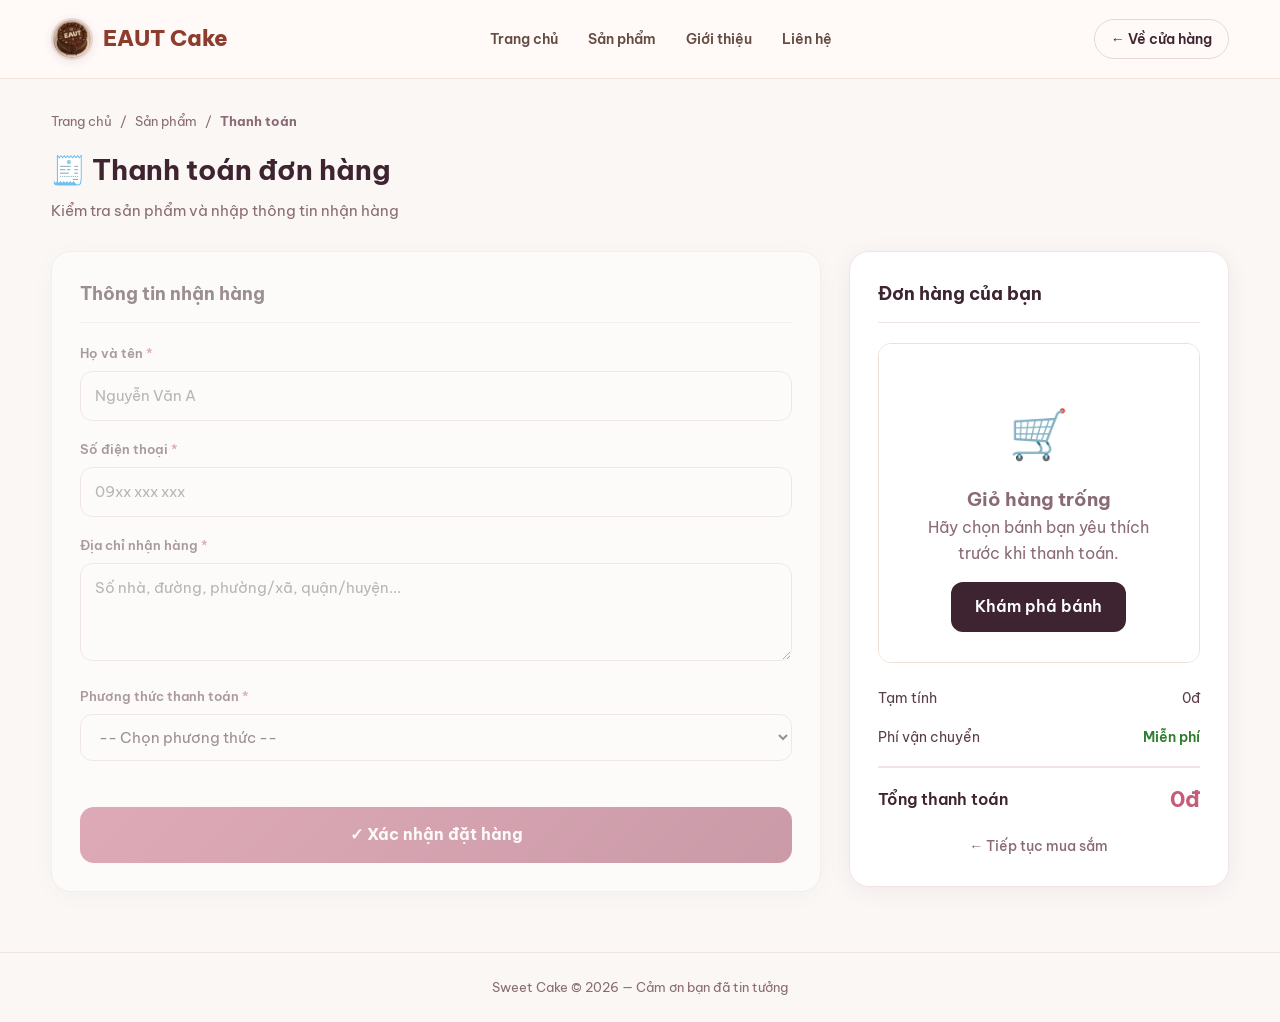
<file: checkout.html>
<!DOCTYPE html>
<html lang="vi">
<head>
    <meta charset="UTF-8">
    <meta name="viewport" content="width=device-width, initial-scale=1.0">
    <title>Thanh toán - EAUT Cake</title>
    <meta name="description" content="Thanh toán đơn hàng tại EAUT Cake">
    <link rel="stylesheet" href="style.css">
    <link rel="stylesheet" href="checkout.css">
</head>
<body class="checkout-page">

    <!-- HEADER -->
    <header class="header">
        <div class="container header-content">
            <a href="index.html" class="logo">
                <span class="logo-icon">
                    <img src="images/logo.png" alt="EAUT Cake logo">
                </span>
                <span>EAUT Cake</span>
            </a>

            <nav class="nav" id="nav">
                <a href="index.html#home">Trang chủ</a>
                <a href="index.html#products">Sản phẩm</a>
                <a href="index.html#about">Giới thiệu</a>
                <a href="index.html#contact">Liên hệ</a>
            </nav>

            <div class="header-actions">
                <a href="index.html" class="back-shop-btn">← Về cửa hàng</a>
            </div>
        </div>
    </header>

    <!-- MAIN -->
    <main class="checkout-main">
        <div class="container">

            <div class="checkout-breadcrumb">
                <a href="index.html">Trang chủ</a>
                <span>/</span>
                <a href="index.html#products">Sản phẩm</a>
                <span>/</span>
                <strong>Thanh toán</strong>
            </div>

            <h1 class="checkout-title">🧾 Thanh toán đơn hàng</h1>
            <p class="checkout-subtitle">Kiểm tra sản phẩm và nhập thông tin nhận hàng</p>

            <div class="checkout-layout">

                <!-- LEFT: Form -->
                <section class="checkout-form-section">
                    <div class="checkout-card">
                        <h2>Thông tin nhận hàng</h2>

                        <form id="checkout-form">
                            <div class="form-group">
                                <label for="fullname">Họ và tên <span>*</span></label>
                                <input type="text" id="fullname" placeholder="Nguyễn Văn A" required>
                            </div>

                            <div class="form-group">
                                <label for="phone">Số điện thoại <span>*</span></label>
                                <input type="tel" id="phone" placeholder="09xx xxx xxx" required>
                            </div>

                            <div class="form-group">
                                <label for="address">Địa chỉ nhận hàng <span>*</span></label>
                                <textarea id="address" rows="3" placeholder="Số nhà, đường, phường/xã, quận/huyện..." required></textarea>
                            </div>

                            <div class="form-group">
                                <label for="payment">Phương thức thanh toán <span>*</span></label>
                                <select id="payment" required>
                                    <option value="">-- Chọn phương thức --</option>
                                    <option value="cod">💵 Thanh toán khi nhận hàng (COD)</option>
                                    <option value="bank">🏦 Chuyển khoản ngân hàng</option>
                                </select>
                            </div>

                            <div class="bank-info" id="bank-info">
                                <strong>🏦 Thông tin chuyển khoản</strong>
                                <div class="bank-qr-layout">
                                    <div class="bank-qr-wrap">
                                        
                                        <img src="images/bankqr.jpg" alt="Mã QR chuyển khoản" id="bank-qr-image" class="bank-qr-image">
                                        <p class="bank-qr-hint">Quét mã QR để chuyển khoản</p>
                                    </div>
                                    <div class="bank-qr-text">
                                        <p>Ngân hàng: <b>MB Bank</b></p>
                                        <p>STK: <b>0349244062</b></p>
                                        <p>Chủ tài khoản: <b>Nguyễn Duy Việt</b></p>
                                        <p class="bank-note">Nội dung CK: [Họ tên] + [SĐT]</p>
                                    </div>
                                </div>
                            </div>

                            <p class="form-error" id="checkout-error"></p>

                            <button type="submit" class="confirm-btn" id="submit-btn">
                                ✓ Xác nhận đặt hàng
                            </button>
                        </form>
                    </div>
                </section>

                <!-- RIGHT: Order summary -->
                <aside class="checkout-summary-section">
                    <div class="checkout-card summary-card sticky-summary">
                        <h2>Đơn hàng của bạn</h2>

                        <div class="checkout-products" id="checkout-products">
                            <!-- filled by JS -->
                        </div>

                        <div class="summary-row">
                            <span>Tạm tính</span>
                            <span id="summary-subtotal">0đ</span>
                        </div>
                        <div class="summary-row">
                            <span>Phí vận chuyển</span>
                            <span class="free-ship">Miễn phí</span>
                        </div>
                        <div class="summary-total">
                            <span>Tổng thanh toán</span>
                            <strong id="checkout-total">0đ</strong>
                        </div>

                        <a href="index.html#products" class="continue-shopping">← Tiếp tục mua sắm</a>
                    </div>
                </aside>

            </div>

        </div>
    </main>

    <!-- SUCCESS OVERLAY -->
    <div class="success-overlay" id="success-overlay">
        <div class="success-box">
            <div class="success-icon">🎉</div>
            <h2>Đặt hàng thành công!</h2>
            <p id="success-message"></p>
            <div class="success-actions">
                <a href="orders.html" class="primary-btn">Xem đơn hàng của tôi</a>
                <a href="index.html" class="secondary-btn">Về trang chủ</a>
                <a href="index.html#products" class="secondary-btn">Mua thêm bánh</a>
            </div>
        </div>
    </div>

    <!-- TOAST -->
    <div class="toast" id="toast">
        <span>✓</span>
        <p id="toast-message">Thông báo</p>
    </div>

    <footer class="checkout-footer">
        <div class="container">
            Sweet Cake © 2026 — Cảm ơn bạn đã tin tưởng
        </div>
    </footer>

    <script src="auth.js"></script>
    <script src="script.js"></script>
    <script src="checkout.js"></script>
</body>
</html>
</file>
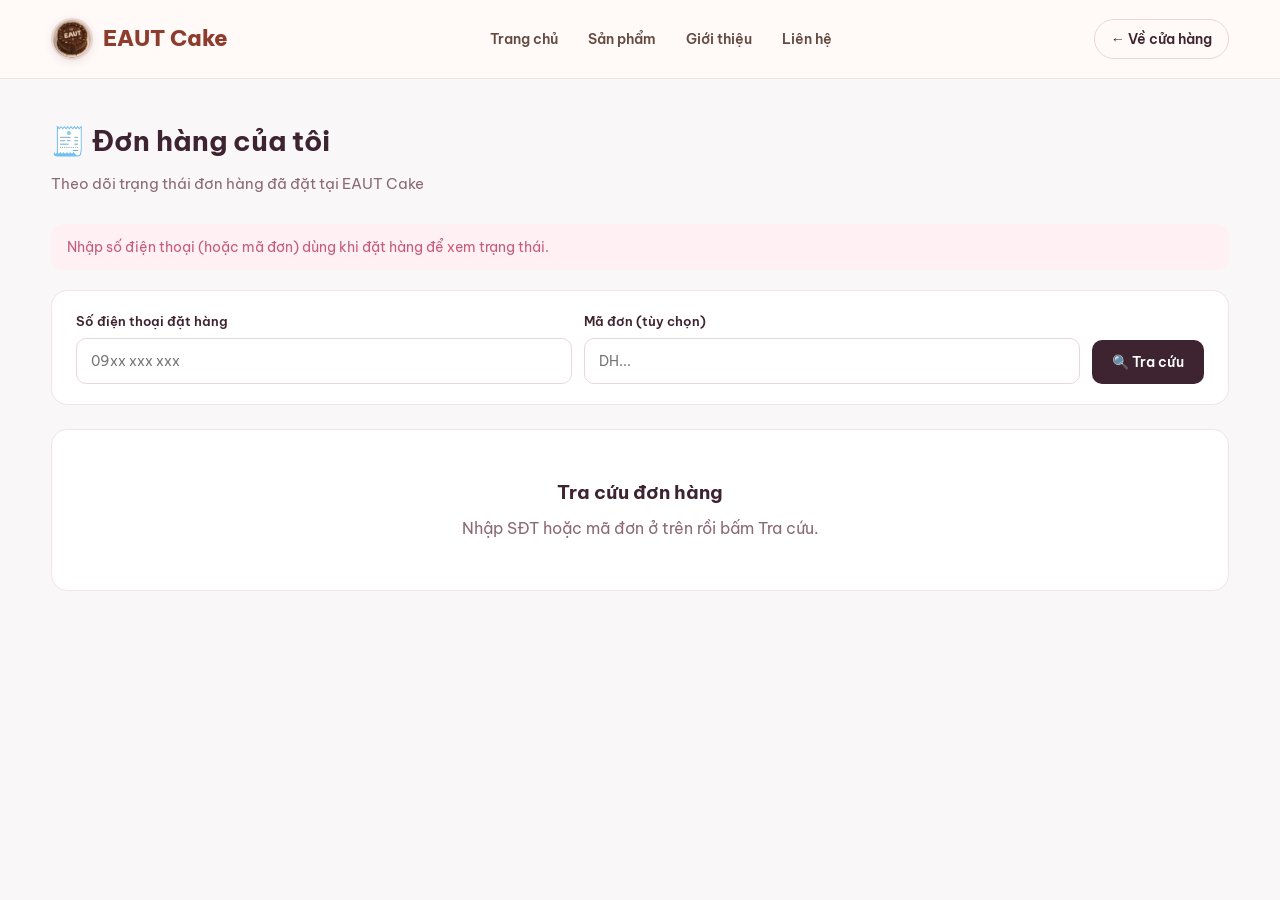
<file: orders.html>
<!DOCTYPE html>
<html lang="vi">
<head>
    <meta charset="UTF-8">
    <meta name="viewport" content="width=device-width, initial-scale=1.0">
    <title>Đơn hàng của tôi - EAUT Cake</title>
    <meta name="description" content="Theo dõi trạng thái đơn hàng tại EAUT Cake">
    <link rel="stylesheet" href="style.css">
    <link rel="stylesheet" href="checkout.css">
    <style>
        .orders-page { background: #faf7f8; min-height: 100vh; }
        .orders-main { padding: 40px 0 60px; }
        .orders-title {
            font-size: 28px; color: #3d2430; margin: 0 0 8px;
        }
        .orders-subtitle {
            color: #8a6a74; margin: 0 0 28px; font-size: 15px;
        }
        .orders-lookup {
            background: #fff; border-radius: 16px; border: 1px solid #f0e4e8;
            padding: 20px 24px; margin-bottom: 24px;
            display: flex; flex-wrap: wrap; gap: 12px; align-items: flex-end;
        }
        .orders-lookup .form-group { flex: 1; min-width: 180px; margin: 0; }
        .orders-lookup label {
            display: block; font-size: 13px; font-weight: 600;
            color: #3d2430; margin-bottom: 6px;
        }
        .orders-lookup input {
            width: 100%; padding: 11px 14px; border: 1.5px solid #e8d8de;
            border-radius: 10px; font-size: 14px; font-family: inherit;
            box-sizing: border-box;
        }
        .orders-lookup input:focus {
            outline: none; border-color: #c45c7a;
            box-shadow: 0 0 0 3px rgba(196, 92, 122, 0.12);
        }
        .orders-lookup button {
            padding: 11px 20px; border: none; border-radius: 10px;
            background: #3d2430; color: #fff; font-weight: 600;
            font-size: 14px; cursor: pointer; font-family: inherit;
            white-space: nowrap;
        }
        .orders-lookup button:hover { background: #c45c7a; }

        .order-card {
            background: #fff; border-radius: 16px; border: 1px solid #f0e4e8;
            padding: 20px 24px; margin-bottom: 16px;
            box-shadow: 0 4px 16px rgba(61, 36, 48, 0.04);
        }
        .order-card-header {
            display: flex; flex-wrap: wrap; justify-content: space-between;
            gap: 10px; align-items: center; margin-bottom: 14px;
            padding-bottom: 14px; border-bottom: 1px solid #f5eef1;
        }
        .order-id {
            font-weight: 700; color: #3d2430; font-size: 15px;
        }
        .order-date { font-size: 13px; color: #8a6a74; }
        .status-badge {
            display: inline-block; padding: 5px 12px; border-radius: 20px;
            font-size: 12px; font-weight: 600;
        }
        .status-pending { background: #fff3e0; color: #e65100; }
        .status-processing { background: #e3f2fd; color: #1565c0; }
        .status-shipping { background: #e8f5e9; color: #2e7d32; }
        .status-done { background: #e8f5e9; color: #1b5e20; }
        .status-cancel { background: #fce4ec; color: #c62828; }

        .order-items { margin: 0 0 12px; padding: 0; list-style: none; }
        .order-items li {
            display: flex; justify-content: space-between; gap: 12px;
            font-size: 14px; color: #5c4a52; padding: 4px 0;
        }
        .order-total {
            font-weight: 700; color: #c45c7a; font-size: 16px;
            text-align: right;
        }
        .order-meta {
            margin-top: 10px; font-size: 13px; color: #8a6a74;
            line-height: 1.6;
        }
        .orders-empty {
            text-align: center; padding: 48px 20px;
            background: #fff; border-radius: 16px; border: 1px solid #f0e4e8;
            color: #8a6a74;
        }
        .orders-empty h3 { color: #3d2430; margin: 0 0 8px; }
        .back-shop {
            display: inline-block; margin-top: 16px; padding: 10px 20px;
            background: #3d2430; color: #fff; border-radius: 10px;
            text-decoration: none; font-weight: 600; font-size: 14px;
        }
        .back-shop:hover { background: #c45c7a; }
        .user-hint {
            background: #fff0f4; color: #c45c7a; padding: 12px 16px;
            border-radius: 12px; font-size: 14px; margin-bottom: 20px;
        }
        .order-pay-edit {
            margin-top: 14px;
            padding-top: 14px;
            border-top: 1px dashed #f0e4e8;
        }
        .order-pay-edit label {
            display: block;
            font-size: 13px;
            font-weight: 600;
            color: #3d2430;
            margin-bottom: 6px;
        }
        .order-pay-edit select {
            width: 100%;
            max-width: 320px;
            padding: 10px 12px;
            border: 1.5px solid #e8d8de;
            border-radius: 10px;
            font-size: 14px;
            font-family: inherit;
            background: #fff;
            color: #3d2430;
            cursor: pointer;
        }
        .order-pay-edit select:focus {
            outline: none;
            border-color: #c45c7a;
            box-shadow: 0 0 0 3px rgba(196, 92, 122, 0.12);
        }
        .order-qr-box {
            display: flex;
            flex-wrap: wrap;
            gap: 14px;
            align-items: center;
            margin-top: 12px;
            padding: 12px;
            background: #fdf6f8;
            border: 1.5px dashed #e8b4c0;
            border-radius: 12px;
        }
        .order-qr-img {
            width: 120px;
            height: 120px;
            object-fit: contain;
            border-radius: 8px;
            background: #fff;
            border: 1px solid #f0e4e8;
        }
        .order-qr-info {
            font-size: 13px;
            color: #5a3d48;
            line-height: 1.55;
        }
        .order-qr-info p { margin: 2px 0; }
        .order-qr-note {
            color: #c45c7a !important;
            font-style: italic;
            margin-top: 6px !important;
        }
    </style>
</head>
<body class="orders-page">

    <header class="header">
        <div class="container header-content">
            <a href="index.html" class="logo">
                <span class="logo-icon">
                    <img src="images/logo.png" alt="EAUT Cake logo">
                </span>
                <span>EAUT Cake</span>
            </a>
            <nav class="nav" id="nav">
                <a href="index.html#home">Trang chủ</a>
                <a href="index.html#products">Sản phẩm</a>
                <a href="index.html#about">Giới thiệu</a>
                <a href="index.html#contact">Liên hệ</a>
            </nav>
            <div class="header-actions">
                <a href="index.html" class="back-shop-btn">← Về cửa hàng</a>
            </div>
        </div>
    </header>

    <main class="orders-main">
        <div class="container">
            <h1 class="orders-title">🧾 Đơn hàng của tôi</h1>
            <p class="orders-subtitle">Theo dõi trạng thái đơn hàng đã đặt tại EAUT Cake</p>

            <div id="user-hint" class="user-hint" style="display:none;"></div>

            <div class="orders-lookup">
                <div class="form-group">
                    <label for="lookup-phone">Số điện thoại đặt hàng</label>
                    <input type="tel" id="lookup-phone" placeholder="09xx xxx xxx">
                </div>
                <div class="form-group">
                    <label for="lookup-id">Mã đơn (tùy chọn)</label>
                    <input type="text" id="lookup-id" placeholder="DH...">
                </div>
                <button type="button" onclick="lookupOrders()">🔍 Tra cứu</button>
            </div>

            <div id="orders-list"></div>
        </div>
    </main>

    <script src="auth.js"></script>
    <script>
        function formatMoney(n) {
            return Number(n || 0).toLocaleString("vi-VN") + " ₫";
        }

        function statusClass(status) {
            const s = (status || "").toLowerCase();
            if (s.includes("hủy")) return "status-cancel";
            if (s.includes("hoàn") || s.includes("xong") || s.includes("thành công")) return "status-done";
            if (s.includes("giao") || s.includes("ship")) return "status-shipping";
            if (s.includes("xử lý") || s.includes("đang")) return "status-processing";
            return "status-pending";
        }

        function getAllOrders() {
            try {
                return JSON.parse(localStorage.getItem("sweetCakeOrders") || "[]");
            } catch {
                return [];
            }
        }

        function isPaymentEditable(status) {
            const s = (status || "Chờ xử lý").toLowerCase();
            // Chỉ cho đổi khi còn chờ xử lý / chưa giao / chưa hủy / chưa hoàn thành
            if (s.includes("hủy") || s.includes("hoàn") || s.includes("xong") || s.includes("giao") || s.includes("thành công")) {
                return false;
            }
            return true;
        }

        function isBankPayment(payment) {
            const p = (payment || "").toLowerCase();
            return p.includes("chuyển khoản") || p.includes("bank") || p === "bank";
        }

        function changeOrderPayment(orderId, newValue) {
            const all = getAllOrders();
            const idx = all.findIndex(o => String(o.id) === String(orderId));
            if (idx < 0) return;

            const order = all[idx];
            if (!isPaymentEditable(order.status)) {
                alert("Đơn đã được xử lý, không thể đổi phương thức thanh toán.");
                lookupOrders();
                return;
            }

            const paymentName = newValue === "bank"
                ? "Chuyển khoản ngân hàng"
                : "Thanh toán khi nhận hàng";

            all[idx].payment = paymentName;
            localStorage.setItem("sweetCakeOrders", JSON.stringify(all));

            // Giữ bộ lọc hiện tại
            lookupOrders();
        }

        function renderOrderCards(list) {
            const box = document.getElementById("orders-list");
            if (!list.length) {
                box.innerHTML = `
                    <div class="orders-empty">
                        <h3>Chưa có đơn hàng</h3>
                        <p>Không tìm thấy đơn nào. Hãy kiểm tra lại SĐT hoặc mã đơn.</p>
                        <a href="index.html#products" class="back-shop">Mua sắm ngay</a>
                    </div>`;
                return;
            }

            // Mới nhất trước
            const sorted = [...list].sort((a, b) => (b.createdAt || 0) - (a.createdAt || 0));
            box.innerHTML = sorted.map(order => {
                const items = order.items || [];
                const itemsHtml = items.map(it =>
                    `<li><span>${it.name} × ${it.quantity}</span><span>${formatMoney(it.price * it.quantity)}</span></li>`
                ).join("");
                const c = order.customer || {};
                const st = order.status || "Chờ xử lý";
                const canEditPay = isPaymentEditable(st);
                const bank = isBankPayment(order.payment);
                const paySelect = canEditPay ? `
                    <div class="order-pay-edit">
                        <label>Phương thức thanh toán</label>
                        <select onchange="changeOrderPayment('${order.id}', this.value)">
                            <option value="cod" ${!bank ? "selected" : ""}>💵 Thanh toán khi nhận hàng (COD)</option>
                            <option value="bank" ${bank ? "selected" : ""}>🏦 Chuyển khoản ngân hàng</option>
                        </select>
                        ${bank ? `
                        <div class="order-qr-box">
                            <img src="images/qr-bank.png" alt="QR chuyển khoản" class="order-qr-img">
                            <div class="order-qr-info">
                                <p><b>MB Bank</b> · STK <b>0349244062</b></p>
                                <p>Chủ TK: <b>HGiang idol</b></p>
                                <p class="order-qr-note">Nội dung CK: ${c.name || ""} ${c.phone || ""}</p>
                            </div>
                        </div>` : ""}
                    </div>` : `
                    <div class="order-meta">💳 ${order.payment || "—"}</div>`;

                return `
                <div class="order-card">
                    <div class="order-card-header">
                        <div>
                            <div class="order-id">#${order.id}</div>
                            <div class="order-date">${order.date || ""}</div>
                        </div>
                        <span class="status-badge ${statusClass(st)}">${st}</span>
                    </div>
                    <ul class="order-items">${itemsHtml}</ul>
                    <div class="order-total">Tổng: ${formatMoney(order.total)}</div>
                    <div class="order-meta">
                        👤 ${c.name || "—"} · 📞 ${c.phone || "—"}<br>
                        📍 ${c.address || "—"}
                    </div>
                    ${paySelect}
                </div>`;
            }).join("");
        }

        function lookupOrders() {
            const phone = (document.getElementById("lookup-phone").value || "").trim();
            const id = (document.getElementById("lookup-id").value || "").trim().toUpperCase();
            const all = getAllOrders();
            let list = all;

            if (phone) {
                list = list.filter(o => {
                    const p = (o.customer && o.customer.phone) || "";
                    return p.replace(/\s/g, "").includes(phone.replace(/\s/g, ""));
                });
            }
            if (id) {
                list = list.filter(o => String(o.id || "").toUpperCase().includes(id));
            }
            if (!phone && !id) {
                // Nếu đã đăng nhập → hiện đơn theo username
                const user = typeof getCurrentUser === "function" ? getCurrentUser() : null;
                if (user) {
                    list = all.filter(o =>
                        (o.customer && o.customer.username === user.username) ||
                        (o.customer && o.customer.phone && user.phone && o.customer.phone === user.phone)
                    );
                } else {
                    list = [];
                }
            }
            renderOrderCards(list);
        }

        document.addEventListener("DOMContentLoaded", function () {
            const user = typeof getCurrentUser === "function" ? getCurrentUser() : null;
            const hint = document.getElementById("user-hint");
            if (user) {
                hint.style.display = "block";
                hint.textContent = "Xin chào, " + (user.fullname || user.username) +
                    "! Đơn hàng gắn với tài khoản của bạn được hiển thị bên dưới. Bạn cũng có thể tra cứu bằng SĐT.";
                if (user.phone) {
                    document.getElementById("lookup-phone").value = user.phone;
                }
                // Tự load đơn của user
                const all = getAllOrders();
                const mine = all.filter(o =>
                    (o.customer && o.customer.username === user.username) ||
                    (user.phone && o.customer && o.customer.phone === user.phone)
                );
                renderOrderCards(mine.length ? mine : all.filter(() => false));
                if (!mine.length) {
                    document.getElementById("orders-list").innerHTML = `
                        <div class="orders-empty">
                            <h3>Chưa có đơn hàng</h3>
                            <p>Bạn chưa đặt đơn nào bằng tài khoản này. Thử tra cứu bằng số điện thoại.</p>
                            <a href="index.html#products" class="back-shop">Mua sắm ngay</a>
                        </div>`;
                }
            } else {
                hint.style.display = "block";
                hint.textContent = "Nhập số điện thoại (hoặc mã đơn) dùng khi đặt hàng để xem trạng thái.";
                document.getElementById("orders-list").innerHTML = `
                    <div class="orders-empty">
                        <h3>Tra cứu đơn hàng</h3>
                        <p>Nhập SĐT hoặc mã đơn ở trên rồi bấm Tra cứu.</p>
                    </div>`;
            }
        });
    </script>
</body>
</html>
</file>
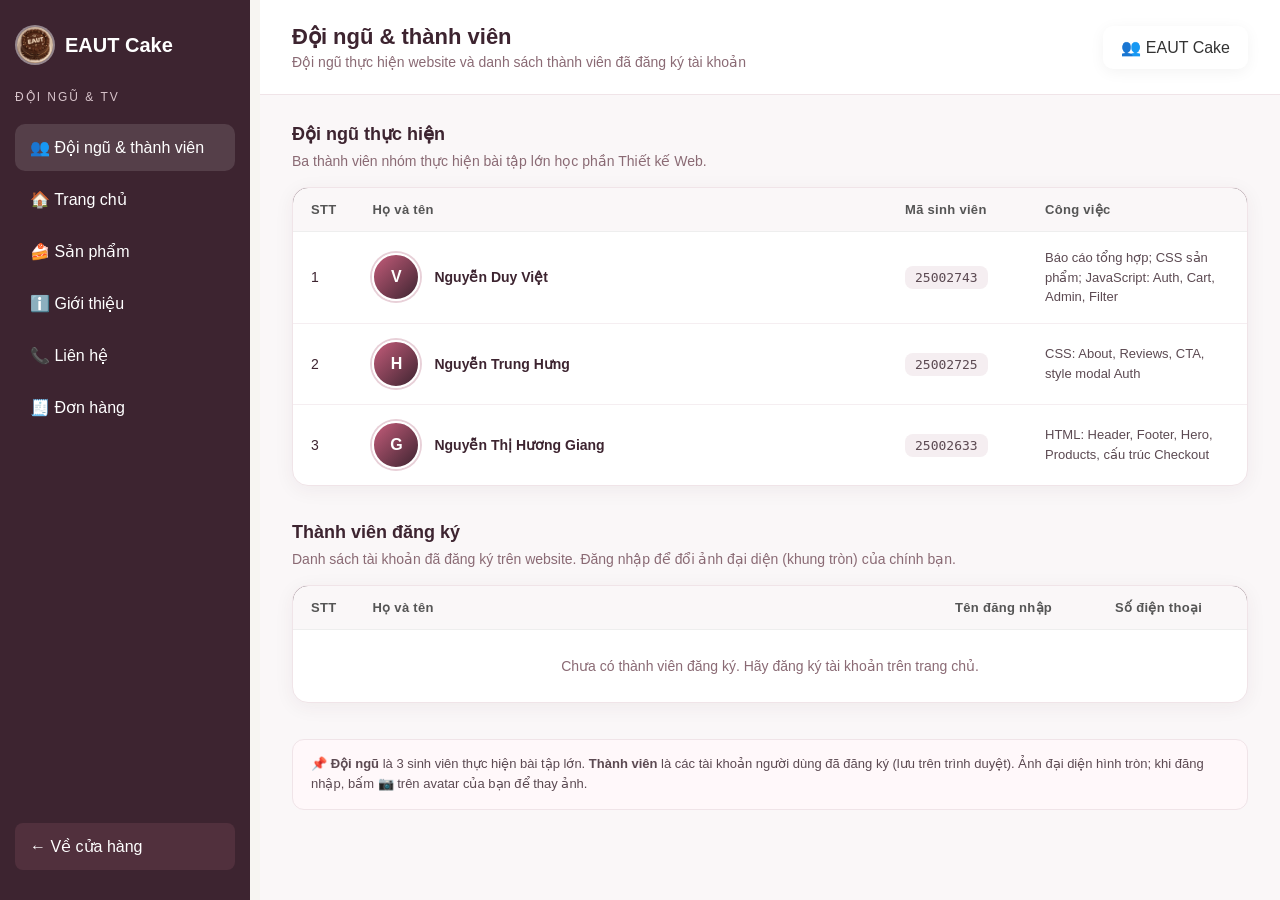
<file: team.html>
<!DOCTYPE html>
<html lang="vi">
<head>
    <meta charset="UTF-8">
    <meta name="viewport" content="width=device-width, initial-scale=1.0">
    <title>Đội ngũ &amp; thành viên - EAUT Cake</title>
    <meta name="description" content="Đội ngũ thực hiện và danh sách thành viên đăng ký website EAUT Cake">
    <link rel="stylesheet" href="admin.css">
    <style>
        .team-main {
            margin-left: 260px;
            min-height: 100vh;
            background: #faf7f8;
            padding: 0;
        }
        .team-header {
            background: #fff;
            padding: 24px 32px;
            border-bottom: 1px solid #f0e4e8;
            display: flex;
            justify-content: space-between;
            align-items: center;
            flex-wrap: wrap;
            gap: 12px;
        }
        .team-header h1 { margin: 0 0 4px; font-size: 22px; color: #3d2430; }
        .team-header p { margin: 0; color: #8a6a74; font-size: 14px; }
        .team-content { padding: 28px 32px 40px; }
        .team-content h2 { margin: 0 0 8px; font-size: 18px; color: #3d2430; }
        .section-desc { margin: 0 0 18px; font-size: 14px; color: #8a6a74; }
        .team-section { margin-bottom: 36px; }
        .team-table-wrap {
            background: #fff;
            border-radius: 16px;
            border: 1px solid #f0e4e8;
            overflow: hidden;
            box-shadow: 0 4px 20px rgba(61, 36, 48, 0.06);
        }
        .team-table { width: 100%; border-collapse: collapse; }
        .team-table thead { background: #3d2430; color: #fff; }
        .team-table th {
            padding: 14px 18px; text-align: left; font-size: 13px;
            font-weight: 600; letter-spacing: 0.3px;
        }
        .team-table td {
            padding: 16px 18px; border-bottom: 1px solid #f5eef1;
            font-size: 14px; color: #3d2430; vertical-align: middle;
        }
        .team-table tbody tr:last-child td { border-bottom: none; }
        .team-table tbody tr:hover { background: #fdf9fa; }
        .member-info { display: flex; align-items: center; gap: 14px; }
        .member-name { font-weight: 600; color: #3d2430; }
        .member-id {
            font-family: monospace; font-size: 13px; color: #5c4a52;
            background: #f5eef1; padding: 4px 10px; border-radius: 8px;
        }
        .hobby-tag { font-size: 13px; color: #5c4a52; line-height: 1.5; }
        .avatar-wrap { position: relative; width: 48px; height: 48px; flex-shrink: 0; }
        .member-avatar {
            width: 48px; height: 48px; border-radius: 50%;
            background: linear-gradient(135deg, #c45c7a, #3d2430);
            color: #fff; display: flex; align-items: center; justify-content: center;
            font-weight: 700; font-size: 16px; overflow: hidden;
            border: 2px solid #fff; box-shadow: 0 0 0 2px #e8d0d8;
        }
        .member-avatar img {
            width: 100%; height: 100%; object-fit: cover;
            border-radius: 50%; display: block;
        }
        .avatar-change-btn {
            position: absolute; right: -4px; bottom: -4px;
            width: 22px; height: 22px; border-radius: 50%;
            border: 2px solid #fff; background: #c45c7a; color: #fff;
            font-size: 11px; cursor: pointer; display: flex;
            align-items: center; justify-content: center; padding: 0; line-height: 1;
        }
        .avatar-change-btn:hover { background: #3d2430; }
        .avatar-file-input { display: none; }
        .team-note {
            margin-top: 20px; padding: 14px 18px; background: #fff8fa;
            border-radius: 12px; border: 1px solid #f0e4e8;
            font-size: 13px; color: #5c4a52; line-height: 1.6;
        }
        .members-empty {
            padding: 28px 20px; text-align: center; color: #8a6a74; font-size: 14px;
        }
        .members-empty a { color: #c45c7a; font-weight: 600; }
        @media (max-width: 768px) {
            .team-main { margin-left: 0; }
            .team-header { padding: 16px; }
            .team-content { padding: 16px; }
            .team-table th:nth-child(1),
            .team-table td:nth-child(1) { display: none; }
        }
    </style>
</head>
<body>

    <aside class="sidebar">
        <div class="admin-logo">
            <span class="logo-icon">
                <img src="images/logo.png" alt="EAUT Cake logo">
            </span>
            <span>EAUT Cake</span>
        </div>
        <div class="admin-title">ĐỘI NGŨ &amp; TV</div>
        <nav>
            <a href="team.html" style="background:rgba(255,255,255,0.12);border-radius:10px;">👥 Đội ngũ &amp; thành viên</a>
            <a href="index.html#home">🏠 Trang chủ</a>
            <a href="index.html#products">🍰 Sản phẩm</a>
            <a href="index.html#about">ℹ️ Giới thiệu</a>
            <a href="index.html#contact">📞 Liên hệ</a>
            <a href="orders.html">🧾 Đơn hàng</a>
        </nav>
        <a href="index.html" class="back-home">← Về cửa hàng</a>
    </aside>

    <main class="team-main">
        <header class="team-header">
            <div>
                <h1>Đội ngũ &amp; thành viên</h1>
                <p>Đội ngũ thực hiện website và danh sách thành viên đã đăng ký tài khoản</p>
            </div>
            <div class="admin-user" id="team-user-label">👥 EAUT Cake</div>
        </header>

        <div class="team-content">

            <section class="team-section">
                <h2>Đội ngũ thực hiện</h2>
                <p class="section-desc">Ba thành viên nhóm thực hiện bài tập lớn học phần Thiết kế Web.</p>
                <div class="team-table-wrap">
                    <table class="team-table">
                        <thead>
                            <tr>
                                <th style="width:60px">STT</th>
                                <th>Họ và tên</th>
                                <th style="width:140px">Mã sinh viên</th>
                                <th style="width:220px">Công việc</th>
                            </tr>
                        </thead>
                        <tbody>
                            <tr>
                                <td>1</td>
                                <td>
                                    <div class="member-info">
                                        <div class="avatar-wrap"><div class="member-avatar">V</div></div>
                                        <span class="member-name">Nguyễn Duy Việt</span>
                                    </div>
                                </td>
                                <td><span class="member-id">25002743</span></td>
                                <td><span class="hobby-tag">Báo cáo tổng hợp; CSS sản phẩm; JavaScript: Auth, Cart, Admin, Filter</span></td>
                            </tr>
                            <tr>
                                <td>2</td>
                                <td>
                                    <div class="member-info">
                                        <div class="avatar-wrap"><div class="member-avatar">H</div></div>
                                        <span class="member-name">Nguyễn Trung Hưng</span>
                                    </div>
                                </td>
                                <td><span class="member-id">25002725</span></td>
                                <td><span class="hobby-tag">CSS: About, Reviews, CTA, style modal Auth</span></td>
                            </tr>
                            <tr>
                                <td>3</td>
                                <td>
                                    <div class="member-info">
                                        <div class="avatar-wrap"><div class="member-avatar">G</div></div>
                                        <span class="member-name">Nguyễn Thị Hương Giang</span>
                                    </div>
                                </td>
                                <td><span class="member-id">25002633</span></td>
                                <td><span class="hobby-tag">HTML: Header, Footer, Hero, Products, cấu trúc Checkout</span></td>
                            </tr>
                        </tbody>
                    </table>
                </div>
            </section>

            <section class="team-section">
                <h2>Thành viên đăng ký</h2>
                <p class="section-desc">Danh sách tài khoản đã đăng ký trên website. Đăng nhập để đổi ảnh đại diện (khung tròn) của chính bạn.</p>
                <div class="team-table-wrap">
                    <table class="team-table">
                        <thead>
                            <tr>
                                <th style="width:60px">STT</th>
                                <th>Họ và tên</th>
                                <th style="width:160px">Tên đăng nhập</th>
                                <th style="width:150px">Số điện thoại</th>
                            </tr>
                        </thead>
                        <tbody id="members-tbody"></tbody>
                    </table>
                    <div class="members-empty" id="members-empty" style="display:none;">
                        Chưa có thành viên đăng ký. Hãy đăng ký tài khoản trên trang chủ.
                    </div>
                </div>
            </section>

            <div class="team-note">
                📌 <strong>Đội ngũ</strong> là 3 sinh viên thực hiện bài tập lớn.
                <strong>Thành viên</strong> là các tài khoản người dùng đã đăng ký (lưu trên trình duyệt).
                Ảnh đại diện hình tròn; khi đăng nhập, bấm 📷 trên avatar của bạn để thay ảnh.
            </div>
        </div>
    </main>

    <input type="file" id="avatar-file-input" class="avatar-file-input" accept="image/*">

    <script src="auth.js"></script>
    <script>
        function getInitial(name) {
            const s = (name || "?").trim();
            return s.charAt(0).toUpperCase();
        }

        function escapeHtml(str) {
            return String(str || "")
                .replace(/&/g, "&amp;")
                .replace(/</g, "&lt;")
                .replace(/>/g, "&gt;")
                .replace(/"/g, "&quot;");
        }

        function avatarHtml(user, canEdit) {
            const initial = getInitial(user.fullname || user.username);
            const hasImg = user.avatar && String(user.avatar).startsWith("data:");
            const inner = hasImg
                ? '<img src="' + user.avatar + '" alt="' + escapeHtml(user.fullname || user.username) + '">'
                : initial;
            const btn = canEdit
                ? '<button type="button" class="avatar-change-btn" title="Đổi ảnh đại diện" onclick="triggerAvatarUpload(\'' + escapeHtml(user.username) + '\')">📷</button>'
                : "";
            return '<div class="avatar-wrap"><div class="member-avatar">' + inner + '</div>' + btn + '</div>';
        }

        let pendingAvatarUsername = null;

        function triggerAvatarUpload(username) {
            const current = typeof getCurrentUser === "function" ? getCurrentUser() : null;
            if (!current || current.username !== username) {
                alert("Chỉ đổi được ảnh đại diện của tài khoản đang đăng nhập.");
                return;
            }
            pendingAvatarUsername = username;
            document.getElementById("avatar-file-input").click();
        }

        function handleAvatarFile(file) {
            if (!file || !pendingAvatarUsername) return;
            if (!file.type.startsWith("image/")) {
                alert("Vui lòng chọn file ảnh (JPG, PNG, WebP…).");
                return;
            }
            if (file.size > 800 * 1024) {
                alert("Ảnh quá lớn. Vui lòng chọn ảnh dưới 800KB.");
                return;
            }
            const reader = new FileReader();
            reader.onload = function (e) {
                const dataUrl = e.target.result;
                if (typeof updateUserAvatar === "function") {
                    const result = updateUserAvatar(pendingAvatarUsername, dataUrl);
                    if (!result.success) {
                        alert(result.message || "Không cập nhật được ảnh.");
                        return;
                    }
                }
                pendingAvatarUsername = null;
                renderMembers();
            };
            reader.readAsDataURL(file);
        }

        function renderMembers() {
            const tbody = document.getElementById("members-tbody");
            const empty = document.getElementById("members-empty");
            const users = typeof getUsers === "function" ? getUsers() : [];
            const members = users.filter(u => u.role !== "admin");
            const current = typeof getCurrentUser === "function" ? getCurrentUser() : null;

            if (!members.length) {
                tbody.innerHTML = "";
                empty.style.display = "block";
                return;
            }
            empty.style.display = "none";

            tbody.innerHTML = members.map(function (u, i) {
                const canEdit = current && current.username === u.username;
                return '<tr>' +
                    '<td>' + (i + 1) + '</td>' +
                    '<td><div class="member-info">' + avatarHtml(u, canEdit) +
                    '<span class="member-name">' + escapeHtml(u.fullname || "—") + '</span></div></td>' +
                    '<td><span class="member-id">' + escapeHtml(u.username) + '</span></td>' +
                    '<td>' + escapeHtml(u.phone || "—") + '</td>' +
                    '</tr>';
            }).join("");
        }

        document.addEventListener("DOMContentLoaded", function () {
            const current = typeof getCurrentUser === "function" ? getCurrentUser() : null;
            const label = document.getElementById("team-user-label");
            if (label && current) {
                label.textContent = "👤 " + (current.fullname || current.username);
            }
            document.getElementById("avatar-file-input").addEventListener("change", function (e) {
                const file = e.target.files && e.target.files[0];
                handleAvatarFile(file);
                e.target.value = "";
            });
            renderMembers();
        });
    </script>
</body>
</html>
</file>
<file: style.css>
@import url('https://fonts.googleapis.com/css2?family=Be+Vietnam+Pro:wght@400;500;600;700;800&display=swap');


/* =========================
   RESET
========================= */
.admin-link {
    text-decoration: none;

    color: #3d2430;

    font-weight: 600;

    padding: 10px 15px;

    border: 1px solid #ddd;

    border-radius: 8px;
}

.admin-link:hover {
    background: #3d2430;

    color: white;
}
* {
    margin: 0;
    padding: 0;
    box-sizing: border-box;
}

html {
    scroll-behavior: smooth;
}

body {
    font-family: "Be Vietnam Pro", sans-serif;
    background: #fffaf7;
    color: #30221d;
    line-height: 1.6;
}

button,
input,
textarea,
select {
    font: inherit;
}

button {
    cursor: pointer;
}

a {
    text-decoration: none;
    color: inherit;
}

img {
    max-width: 100%;
    display: block;
}

.container {
    width: min(1180px, 92%);
    margin: auto;
}


/* =========================
   HEADER
========================= */

.header {
    position: sticky;
    top: 0;
    z-index: 1000;
    background: rgba(255, 250, 247, 0.92);
    backdrop-filter: blur(15px);
    border-bottom: 1px solid #f1e4dd;
}

.header-content {
    min-height: 78px;
    display: flex;
    align-items: center;
    justify-content: space-between;
    gap: 30px;
}

.logo {
    display: flex;
    align-items: center;
    gap: 10px;
    font-size: 22px;
    font-weight: 800;
    color: #8d3d2d;
    text-decoration: none;
}

/* Khung logo tròn — thay ảnh tại images/logo.png (hoặc .jpg / .webp / .svg) */
.logo-icon {
    display: inline-flex;
    align-items: center;
    justify-content: center;
    width: 42px;
    height: 42px;
    border-radius: 50%;
    overflow: hidden;
    flex-shrink: 0;
    background: #f8f0f2;
    border: 2px solid #e8d5d9;
    box-shadow: 0 2px 8px rgba(61, 36, 48, 0.1);
}

.logo-icon img {
    width: 100%;
    height: 100%;
    object-fit: cover;
    display: block;
}

/* Logo nhỏ hơn ở footer */
.footer .logo-icon {
    width: 36px;
    height: 36px;
}

.nav {
    display: flex;
    align-items: center;
    gap: 30px;
}

.nav a {
    font-size: 14px;
    font-weight: 600;
    color: #654c43;
    transition: 0.3s;
}

.nav a:hover {
    color: #c05b43;
}

.header-actions {
    display: flex;
    align-items: center;
    gap: 12px;
}

.cart-btn {
    border: 1px solid #ead9d0;
    background: white;
    color: #6c3528;
    padding: 11px 16px;
    border-radius: 12px;
    display: flex;
    align-items: center;
    gap: 8px;
    font-weight: 700;
    transition: 0.3s;
}

.cart-btn:hover {
    background: #fff0e9;
    transform: translateY(-2px);
}

.cart-btn b {
    min-width: 23px;
    height: 23px;
    display: flex;
    align-items: center;
    justify-content: center;
    background: #b94f38;
    color: white;
    border-radius: 50%;
    font-size: 12px;
}

.menu-btn {
    display: none;
    border: 0;
    background: transparent;
    font-size: 25px;
}


/* =========================
   HERO
========================= */

.hero {
    padding: 90px 0 100px;
    overflow: hidden;
}

.hero-content {
    display: grid;
    grid-template-columns: 1fr 1fr;
    align-items: center;
    gap: 70px;
}

.small-title {
    display: inline-block;
    color: #b45139;
    font-size: 12px;
    font-weight: 800;
    letter-spacing: 1.8px;
    margin-bottom: 16px;
}

.hero h1 {
    max-width: 650px;
    font-size: clamp(45px, 6vw, 76px);
    line-height: 1.05;
    letter-spacing: -3px;
    margin-bottom: 25px;
}

.hero h1 span,
.section-heading h2 span {
    color: #b9533c;
}

.hero-text > p {
    max-width: 570px;
    color: #765f55;
    font-size: 17px;
    margin-bottom: 32px;
}

.hero-buttons {
    display: flex;
    align-items: center;
    gap: 12px;
}

.primary-btn,
.secondary-btn,
.white-btn {
    display: inline-flex;
    align-items: center;
    justify-content: center;
    min-height: 50px;
    padding: 0 24px;
    border-radius: 12px;
    font-weight: 700;
    transition: 0.3s;
}

.primary-btn {
    background: #a94934;
    color: white;
    box-shadow: 0 10px 25px rgba(169, 73, 52, 0.2);
}

.primary-btn:hover {
    background: #8d3d2d;
    transform: translateY(-3px);
}

.secondary-btn {
    border: 1px solid #e4d4cd;
    background: white;
    color: #5d4036;
}

.secondary-btn:hover {
    background: #fff0e9;
}

.hero-image {
    position: relative;
    display: flex;
    justify-content: center;
    align-items: center;
}

.hero-image img {
    width: min(470px, 100%);
    height: 470px;
    object-fit: cover;
    border-radius: 50% 50% 18px 18px;
    position: relative;
    z-index: 2;
    box-shadow: 0 25px 70px rgba(91, 48, 34, 0.18);
}

.hero-circle {
    width: 430px;
    height: 430px;
    background: #f4d8ca;
    border-radius: 50%;
    position: absolute;
    right: 0;
    top: 10px;
}

.floating-card {
    position: absolute;
    z-index: 5;
    left: 0;
    bottom: 25px;
    display: flex;
    align-items: center;
    gap: 12px;
    padding: 14px 18px;
    background: rgba(255,255,255,0.95);
    border: 1px solid #f0e1db;
    border-radius: 16px;
    box-shadow: 0 15px 40px rgba(83, 42, 30, 0.13);
}

.floating-card > span {
    font-size: 25px;
}

.floating-card strong {
    display: block;
    color: #432d26;
}

.floating-card small {
    display: block;
    color: #89746c;
}


/* =========================
   FEATURES
========================= */

.features {
    padding: 30px 0;
    background: #fff;
    border-top: 1px solid #f3e6e0;
    border-bottom: 1px solid #f3e6e0;
}

.features-grid {
    display: grid;
    grid-template-columns: repeat(4, 1fr);
    gap: 25px;
}

.feature {
    display: flex;
    align-items: center;
    gap: 14px;
}

.feature-icon {
    width: 48px;
    height: 48px;
    flex-shrink: 0;
    display: flex;
    align-items: center;
    justify-content: center;
    background: #fff0e9;
    border-radius: 14px;
    font-size: 22px;
}

.feature h3 {
    font-size: 14px;
    margin-bottom: 3px;
}

.feature p {
    font-size: 12px;
    color: #88736a;
}


/* =========================
   PRODUCTS
========================= */

.products-section {
    padding: 110px 0;
}

.section-heading {
    display: flex;
    align-items: end;
    justify-content: space-between;
    gap: 40px;
    margin-bottom: 35px;
}

.section-heading h2,
.about h2,
.cta h2 {
    font-size: clamp(32px, 4vw, 50px);
    line-height: 1.1;
    letter-spacing: -1.5px;
}

.section-heading > p {
    max-width: 350px;
    color: #806c63;
}

.category-buttons {
    display: flex;
    gap: 10px;
    margin-bottom: 35px;
    flex-wrap: wrap;
}

.category {
    border: 1px solid #e8d8d1;
    background: white;
    color: #72584e;
    padding: 10px 18px;
    border-radius: 50px;
    font-weight: 600;
    transition: 0.3s;
}

.category:hover,
.category.active {
    background: #a94934;
    color: white;
    border-color: #a94934;
}

.products-grid {
    display: grid;
    grid-template-columns: repeat(3, 1fr);
    gap: 25px;
}

.product-card {
    overflow: hidden;
    background: white;
    border: 1px solid #f0e1da;
    border-radius: 20px;
    transition: 0.35s;
}

.product-card:hover {
    transform: translateY(-7px);
    box-shadow: 0 20px 45px rgba(87, 44, 31, 0.12);
}

.product-image {
    height: 270px;
    position: relative;
    overflow: hidden;
    background: #f3e6df;
}

.product-image img {
    width: 100%;
    height: 100%;
    object-fit: cover;
    transition: 0.5s;
}

.product-card:hover .product-image img {
    transform: scale(1.06);
}

.product-tag {
    position: absolute;
    z-index: 2;
    left: 14px;
    top: 14px;
    padding: 6px 10px;
    border-radius: 7px;
    background: white;
    color: #a94934;
    font-size: 11px;
    font-weight: 800;
}

.product-content {
    padding: 22px;
}

.product-type {
    font-size: 10px;
    font-weight: 800;
    letter-spacing: 1.4px;
    color: #b6634e;
}

.product-content h3 {
    font-size: 20px;
    margin: 7px 0;
}

.product-content p {
    min-height: 52px;
    font-size: 13px;
    color: #806d64;
    margin-bottom: 18px;
}

.product-bottom {
    display: flex;
    align-items: center;
    justify-content: space-between;
    gap: 8px;
    flex-wrap: wrap;
}

.product-bottom .price-stock {
    display: flex;
    align-items: center;
    gap: 6px;
    flex-wrap: wrap;
}

.product-bottom strong {
    color: #3c2822;
    font-size: 18px;
}

.add-btn {
    border: 0;
    background: #a94934;
    color: white;
    padding: 10px 14px;
    border-radius: 10px;
    font-weight: 700;
    transition: 0.3s;
}

.add-btn:hover {
    background: #873a2c;
    transform: translateY(-2px);
}


/* =========================
   STOCK BADGE (nhỏ gọn)
========================= */

.stock-badge {
    display: inline-block;
    font-size: 11px;
    font-weight: 600;
    padding: 3px 8px;
    border-radius: 20px;
    white-space: nowrap;
    line-height: 1.2;
    letter-spacing: 0.2px;
    margin-left: 6px;
    vertical-align: middle;
}

.stock-badge.in {
    background: #e8f5e9;
    color: #2e7d32;
}

.stock-badge.low {
    background: #fff3e0;
    color: #e65100;
}

.stock-badge.out {
    background: #ffebee;
    color: #c62828;
}

.add-btn.disabled,
.add-btn:disabled {
    background: #b0a8a4 !important;
    cursor: not-allowed;
    transform: none !important;
    opacity: 0.85;
}



/* =========================
   ABOUT
========================= */

.about {
    padding: 100px 0;
    background: #f8eee9;
}

.about-grid {
    display: grid;
    grid-template-columns: 1fr 1fr;
    align-items: center;
    gap: 75px;
}

.about-image img {
    width: 100%;
    height: 500px;
    object-fit: cover;
    border-radius: 25px;
}

.about-content h2 {
    margin-bottom: 25px;
}

.about-content p {
    color: #735f56;
    margin-bottom: 18px;
}

.about-content .primary-btn {
    margin-top: 10px;
}


/* =========================
   REVIEWS
========================= */

.reviews {
    padding: 100px 0;
}

.section-title-center {
    text-align: center;
    margin-bottom: 45px;
}

.section-title-center h2 {
    font-size: 40px;
}

.reviews-grid {
    display: grid;
    grid-template-columns: repeat(3, 1fr);
    gap: 22px;
}

.review-card {
    background: white;
    border: 1px solid #eee0d9;
    border-radius: 18px;
    padding: 28px;
}

.stars {
    color: #e29b39;
    letter-spacing: 3px;
    margin-bottom: 16px;
}

.review-card p {
    color: #735f56;
    font-size: 14px;
    margin-bottom: 20px;
}

.review-card strong {
    font-size: 14px;
}


/* =========================
   CTA
========================= */

.cta {
    padding: 20px 0 100px;
}

.cta-box {
    background: #9f4936;
    color: white;
    border-radius: 25px;
    padding: 60px;
    display: flex;
    align-items: center;
    justify-content: space-between;
    gap: 40px;
}

.cta-box .small-title {
    color: #ffdcd0;
}

.cta h2 {
    max-width: 600px;
    margin-bottom: 15px;
}

.cta p {
    color: #f6d8d0;
}

.white-btn {
    background: white;
    color: #943f2e;
    white-space: nowrap;
}

.white-btn:hover {
    transform: translateY(-3px);
}


/* =========================
   FOOTER
========================= */

.footer {
    background: #2f211c;
    color: white;
    padding-top: 70px;
}

.footer-grid {
    display: grid;
    grid-template-columns: 2fr 1fr 1.5fr 1fr;
    gap: 50px;
    padding-bottom: 60px;
}

.footer .logo {
    color: white;
    margin-bottom: 18px;
}

.footer-brand p {
    max-width: 300px;
    color: #c7b4ac;
    font-size: 14px;
}

.footer-column h3 {
    font-size: 15px;
    margin-bottom: 18px;
}

.footer-column a,
.footer-column p {
    display: block;
    color: #c7b4ac;
    font-size: 13px;
    margin-bottom: 10px;
}

.footer-column a:hover {
    color: white;
}

.footer-bottom {
    border-top: 1px solid #493932;
    padding: 20px;
    text-align: center;
    color: #aa9790;
    font-size: 12px;
}


/* =========================
   OVERLAY / MODAL
========================= */

.overlay {
    display: none;
    position: fixed;
    inset: 0;
    z-index: 2000;
    background: rgba(32, 20, 16, 0.6);
    backdrop-filter: blur(5px);
    align-items: center;
    justify-content: center;
    padding: 20px;
}

.cart-modal,
.checkout-modal {
    width: min(600px, 100%);
    max-height: 90vh;
    overflow-y: auto;
    background: #fffaf7;
    border-radius: 22px;
    padding: 28px;
    position: relative;
    animation: modalIn 0.25s ease;
}

@keyframes modalIn {

    from {
        opacity: 0;
        transform: translateY(20px) scale(0.97);
    }

    to {
        opacity: 1;
        transform: translateY(0) scale(1);
    }

}

.close-btn {
    position: absolute;
    right: 18px;
    top: 15px;
    width: 36px;
    height: 36px;
    border: 0;
    border-radius: 50%;
    background: #f4e7e1;
    color: #6d4a40;
    font-size: 25px;
}

.modal-header {
    display: flex;
    align-items: center;
    gap: 14px;
    padding-right: 35px;
    margin-bottom: 25px;
}

.modal-header > span {
    font-size: 30px;
}

.modal-header h2 {
    font-size: 24px;
}

.modal-header p {
    font-size: 13px;
    color: #8b756c;
}


/* =========================
   CART
========================= */

.cart-items {
    display: flex;
    flex-direction: column;
    gap: 12px;
}

.empty-cart {
    text-align: center;
    padding: 45px 20px;
    color: #806c63;
}

.empty-cart > div {
    font-size: 40px;
    margin-bottom: 10px;
}

.empty-cart h3 {
    color: #46332c;
    margin-bottom: 5px;
}

.cart-item {
    display: grid;
    grid-template-columns: 1fr auto auto;
    align-items: center;
    gap: 15px;
    padding: 15px;
    background: white;
    border: 1px solid #eee0d9;
    border-radius: 14px;
}

.cart-item h3 {
    font-size: 15px;
}

.cart-item-price {
    color: #a94934;
    font-size: 13px;
    font-weight: 700;
}

.quantity {
    display: flex;
    align-items: center;
    border: 1px solid #e6d7d0;
    border-radius: 9px;
    overflow: hidden;
}

.quantity button {
    width: 30px;
    height: 30px;
    border: 0;
    background: #f8eee9;
}

.quantity span {
    width: 30px;
    text-align: center;
    font-size: 13px;
}

.remove-btn {
    border: 0;
    background: #fff0ec;
    color: #ad4735;
    width: 32px;
    height: 32px;
    border-radius: 8px;
}

.cart-footer {
    margin-top: 25px;
    border-top: 1px solid #eadbd4;
    padding-top: 20px;
}

.total-row {
    display: flex;
    align-items: center;
    justify-content: space-between;
    margin-bottom: 15px;
}

.total-row strong {
    color: #a94934;
    font-size: 22px;
}

.checkout-btn,
.confirm-btn {
    width: 100%;
    border: 0;
    background: #a94934;
    color: white;
    padding: 14px;
    border-radius: 11px;
    font-weight: 800;
    transition: 0.3s;
}

.checkout-btn:hover,
.confirm-btn:hover {
    background: #85392c;
}


/* =========================
   CHECKOUT
========================= */

.checkout-products {
    background: white;
    border: 1px solid #eee0d9;
    border-radius: 13px;
    padding: 12px;
    margin-bottom: 20px;
}

.checkout-product {
    display: flex;
    justify-content: space-between;
    gap: 15px;
    padding: 9px;
    font-size: 13px;
    border-bottom: 1px solid #f2e7e2;
}

.checkout-product:last-child {
    border-bottom: 0;
}

.checkout-product strong {
    color: #a94934;
}

.form-group {
    margin-bottom: 16px;
}

.form-group label {
    display: block;
    margin-bottom: 7px;
    font-size: 13px;
    font-weight: 700;
}

.form-group input,
.form-group textarea,
.form-group select {
    width: 100%;
    border: 1px solid #e2d4cd;
    background: white;
    padding: 12px 14px;
    border-radius: 10px;
    outline: none;
    color: #3f302b;
}

.form-group input:focus,
.form-group textarea:focus,
.form-group select:focus {
    border-color: #b7553e;
    box-shadow: 0 0 0 3px rgba(183, 85, 62, 0.1);
}

.bank-info {
    display: none;
    background: #fff1eb;
    border: 1px solid #f0d3c7;
    padding: 15px;
    border-radius: 11px;
    margin-bottom: 18px;
    font-size: 13px;
}

.bank-info.show {
    display: block;
}

.bank-info p {
    margin-top: 5px;
}

.bank-info small {
    display: block;
    color: #8c6e64;
    margin-top: 8px;
}

.checkout-total {
    display: flex;
    align-items: center;
    justify-content: space-between;
    margin: 20px 0;
    font-size: 16px;
}

.checkout-total strong {
    color: #a94934;
    font-size: 23px;
}


/* =========================
   TOAST
========================= */

.toast {
    position: fixed;
    z-index: 5000;
    right: 25px;
    bottom: 25px;
    background: #30221d;
    color: white;
    padding: 13px 18px;
    border-radius: 12px;
    display: flex;
    align-items: center;
    gap: 10px;
    transform: translateY(100px);
    opacity: 0;
    pointer-events: none;
    transition: 0.3s;
}

.toast.show {
    transform: translateY(0);
    opacity: 1;
}

.toast span {
    width: 25px;
    height: 25px;
    display: flex;
    align-items: center;
    justify-content: center;
    background: #52a46c;
    border-radius: 50%;
}


/* =========================
   RESPONSIVE
========================= */

@media (max-width: 1000px) {

    .nav {
        gap: 16px;
    }

    .hero-content {
        gap: 35px;
    }

    .features-grid {
        grid-template-columns: repeat(2, 1fr);
    }

    .products-grid {
        grid-template-columns: repeat(2, 1fr);
    }

    .footer-grid {
        grid-template-columns: repeat(2, 1fr);
    }

}


@media (max-width: 760px) {

    .header-content {
        min-height: 68px;
    }

    .nav {
        display: none;
        position: absolute;
        left: 4%;
        right: 4%;
        top: 75px;
        padding: 20px;
        background: white;
        border: 1px solid #eadbd4;
        border-radius: 15px;
        flex-direction: column;
        align-items: stretch;
        box-shadow: 0 20px 40px rgba(50, 30, 20, 0.1);
    }

    .nav.show {
        display: flex;
    }

    .nav a {
        padding: 10px;
    }

    .menu-btn {
        display: block;
    }

    .cart-btn span {
        display: none;
    }

    .hero {
        padding: 65px 0;
    }

    .hero-content {
        grid-template-columns: 1fr;
    }

    .hero h1 {
        font-size: 48px;
    }

    .hero-image {
        margin-top: 20px;
    }

    .hero-image img {
        height: 360px;
    }

    .hero-circle {
        width: 330px;
        height: 330px;
    }

    .floating-card {
        left: 10px;
    }

    .section-heading {
        display: block;
    }

    .section-heading > p {
        margin-top: 15px;
    }

    .about-grid {
        grid-template-columns: 1fr;
        gap: 35px;
    }

    .about-image img {
        height: 380px;
    }

    .reviews-grid {
        grid-template-columns: 1fr;
    }

    .cta-box {
        padding: 40px 25px;
        flex-direction: column;
        align-items: flex-start;
    }

}


@media (max-width: 520px) {

    .container {
        width: 90%;
    }

    .features-grid {
        grid-template-columns: 1fr;
    }

    .products-grid {
        grid-template-columns: 1fr;
    }

    .product-image {
        height: 260px;
    }

    .hero h1 {
        font-size: 42px;
        letter-spacing: -2px;
    }

    .hero-buttons {
        flex-direction: column;
        align-items: stretch;
    }

    .primary-btn,
    .secondary-btn {
        width: 100%;
    }

    .footer-grid {
        grid-template-columns: 1fr;
        gap: 30px;
    }

    .cart-modal,
    .checkout-modal {
        padding: 22px 17px;
    }

    .cart-item {
        grid-template-columns: 1fr auto;
    }

    .quantity {
        grid-column: 1;
    }

    .remove-btn {
        grid-column: 2;
        grid-row: 1 / 3;
    }

    .toast {
        left: 15px;
        right: 15px;
        bottom: 15px;
    }

}

/* =========================
   AUTH UI
========================= */

.auth-area {
    position: relative;
}

.auth-btn,
.user-btn {
    background: #fff;
    border: 1.5px solid #e8d5d9;
    color: #3d2430;
    font-weight: 600;
    font-size: 14px;
    padding: 8px 14px;
    border-radius: 999px;
    cursor: pointer;
    font-family: inherit;
    transition: 0.2s;
    display: flex;
    align-items: center;
    gap: 6px;
}

.auth-btn:hover,
.user-btn:hover {
    background: #3d2430;
    color: #fff;
    border-color: #3d2430;
}

.user-menu {
    position: relative;
}

.user-dropdown {
    display: none;
    position: absolute;
    right: 0;
    top: calc(100% + 8px);
    background: #fff;
    border-radius: 12px;
    box-shadow: 0 10px 30px rgba(0,0,0,0.12);
    min-width: 160px;
    overflow: hidden;
    z-index: 100;
}

.user-dropdown.show {
    display: block;
}

.user-dropdown a {
    display: block;
    padding: 12px 16px;
    color: #3d2430;
    text-decoration: none;
    font-size: 14px;
    font-weight: 500;
}

.user-dropdown a:hover {
    background: #fdf6f8;
}

/* Overlay + Modal */
.auth-overlay {
    position: fixed;
    inset: 0;
    background: rgba(30, 15, 20, 0.55);
    display: none;
    align-items: center;
    justify-content: center;
    z-index: 2000;
    padding: 16px;
}

.auth-overlay.show {
    display: flex;
}

.auth-modal {
    background: #fff;
    border-radius: 20px;
    width: 100%;
    max-width: 420px;
    padding: 28px 28px 32px;
    position: relative;
    box-shadow: 0 20px 50px rgba(0,0,0,0.15);
    animation: authIn 0.25s ease;
}

@keyframes authIn {
    from { opacity: 0; transform: translateY(12px) scale(0.98); }
    to   { opacity: 1; transform: translateY(0) scale(1); }
}

.auth-close {
    position: absolute;
    top: 14px;
    right: 16px;
    background: none;
    border: none;
    font-size: 26px;
    color: #999;
    cursor: pointer;
    line-height: 1;
}

.auth-close:hover {
    color: #3d2430;
}

.auth-tabs {
    display: flex;
    gap: 8px;
    margin-bottom: 22px;
    background: #f8f0f2;
    border-radius: 12px;
    padding: 4px;
}

.auth-tab {
    flex: 1;
    border: none;
    background: transparent;
    padding: 10px;
    border-radius: 10px;
    font-weight: 600;
    font-size: 14px;
    color: #8a6b75;
    cursor: pointer;
    font-family: inherit;
    transition: 0.2s;
}

.auth-tab.active {
    background: #fff;
    color: #3d2430;
    box-shadow: 0 2px 8px rgba(0,0,0,0.06);
}

.auth-form h2 {
    font-size: 22px;
    color: #3d2430;
    margin-bottom: 6px;
}

.auth-hint {
    font-size: 13px;
    color: #8a6b75;
    margin-bottom: 18px;
}

.auth-hint b {
    color: #c45c7a;
}

.auth-form .form-group {
    margin-bottom: 14px;
}

.auth-form label {
    display: block;
    font-size: 13px;
    font-weight: 600;
    color: #5a3d48;
    margin-bottom: 6px;
}

.auth-form input {
    width: 100%;
    padding: 12px 14px;
    border: 1.5px solid #e8d5d9;
    border-radius: 12px;
    font-size: 15px;
    font-family: inherit;
    outline: none;
    transition: 0.2s;
}

.auth-form input:focus {
    border-color: #c45c7a;
    box-shadow: 0 0 0 3px rgba(196, 92, 122, 0.15);
}

.auth-error {
    color: #d32f2f;
    font-size: 13px;
    min-height: 18px;
    margin-bottom: 10px;
}

.auth-submit {
    width: 100%;
    padding: 14px;
    border: none;
    border-radius: 12px;
    background: linear-gradient(135deg, #c45c7a, #9b3d5a);
    color: #fff;
    font-size: 16px;
    font-weight: 700;
    cursor: pointer;
    font-family: inherit;
    transition: 0.2s;
}

.auth-submit:hover {
    transform: translateY(-1px);
    box-shadow: 0 8px 20px rgba(196, 92, 122, 0.35);
}

@media (max-width: 768px) {
    .auth-btn span:not(:first-child),
    .user-btn span:last-child {
        display: none;
    }

    .auth-btn,
    .user-btn {
        padding: 8px 12px;
    }
}


/* =========================
   REVIEW FORM
========================= */

.review-form-card {
    background: #fff;
    border-radius: 20px;
    padding: 28px;
    margin-bottom: 36px;
    border: 1px solid #f0e4e8;
    box-shadow: 0 4px 20px rgba(61, 36, 48, 0.05);
    max-width: 720px;
    margin-left: auto;
    margin-right: auto;
}

.review-form-card h3 {
    font-size: 18px;
    color: #3d2430;
    margin-bottom: 4px;
}

.review-form-hint {
    font-size: 13px;
    color: #8a6b75;
    margin-bottom: 18px;
}

.review-form-row {
    display: grid;
    grid-template-columns: 1fr 1fr;
    gap: 16px;
}

.review-form-card .form-group {
    margin-bottom: 14px;
}

.review-form-card label {
    display: block;
    font-size: 13px;
    font-weight: 600;
    color: #5a3d48;
    margin-bottom: 6px;
}

.review-form-card input,
.review-form-card textarea {
    width: 100%;
    padding: 11px 14px;
    border: 1.5px solid #e8d5d9;
    border-radius: 12px;
    font-size: 14px;
    font-family: inherit;
    outline: none;
    transition: 0.2s;
}

.review-form-card input:focus,
.review-form-card textarea:focus {
    border-color: #c45c7a;
    box-shadow: 0 0 0 3px rgba(196, 92, 122, 0.12);
}

.star-picker {
    display: flex;
    gap: 4px;
}

.star-btn {
    background: none;
    border: none;
    font-size: 28px;
    color: #e0d0d5;
    cursor: pointer;
    padding: 0 2px;
    transition: 0.15s;
    line-height: 1;
}

.star-btn.active,
.star-btn:hover {
    color: #f5a623;
}

.review-form-error {
    color: #d32f2f;
    font-size: 13px;
    min-height: 18px;
    margin-bottom: 8px;
}

.review-submit-btn {
    padding: 12px 28px;
    border: none;
    border-radius: 12px;
    background: linear-gradient(135deg, #c45c7a, #9b3d5a);
    color: #fff;
    font-size: 15px;
    font-weight: 700;
    cursor: pointer;
    font-family: inherit;
    transition: 0.2s;
}

.review-submit-btn:hover {
    transform: translateY(-1px);
    box-shadow: 0 8px 20px rgba(196, 92, 122, 0.3);
}

.review-date {
    display: block;
    font-size: 12px;
    color: #a08a92;
    font-weight: 400;
    margin-top: 6px;
}

@media (max-width: 600px) {
    .review-form-row {
        grid-template-columns: 1fr;
    }

    .review-form-card {
        padding: 20px;
    }
}

/* =========================
   PRODUCT DETAIL MODAL
========================= */

#product-detail-overlay {
    /* kế thừa .overlay */
}

.product-detail-modal {
    position: relative;
    background: #fff;
    border-radius: 20px;
    max-width: 860px;
    width: 100%;
    max-height: 90vh;
    overflow-y: auto;
    box-shadow: 0 24px 60px rgba(61, 36, 48, 0.25);
    animation: pdSlideIn 0.28s ease;
}

@keyframes pdSlideIn {
    from { opacity: 0; transform: translateY(16px) scale(0.98); }
    to   { opacity: 1; transform: translateY(0) scale(1); }
}

.product-detail-modal .close-btn {
    position: absolute;
    top: 14px;
    right: 14px;
    z-index: 2;
    width: 36px;
    height: 36px;
    border: none;
    border-radius: 50%;
    background: rgba(61, 36, 48, 0.08);
    color: #3d2430;
    font-size: 22px;
    cursor: pointer;
    line-height: 1;
    display: flex;
    align-items: center;
    justify-content: center;
}

.product-detail-modal .close-btn:hover {
    background: #3d2430;
    color: #fff;
}

.pd-layout {
    display: grid;
    grid-template-columns: 1fr 1fr;
    gap: 0;
}

.pd-image-wrap {
    position: relative;
    background: #faf5f7;
    min-height: 320px;
}

.pd-image-wrap img {
    width: 100%;
    height: 100%;
    object-fit: cover;
    display: block;
    min-height: 320px;
    max-height: 480px;
}

.pd-tag {
    position: absolute;
    top: 16px;
    left: 16px;
    background: #c45c7a;
    color: #fff;
    font-size: 12px;
    font-weight: 600;
    padding: 5px 12px;
    border-radius: 20px;
}

.pd-info {
    padding: 28px 28px 32px;
    display: flex;
    flex-direction: column;
}

.pd-type {
    font-size: 12px;
    font-weight: 700;
    letter-spacing: 1px;
    color: #c45c7a;
    text-transform: uppercase;
    margin-bottom: 6px;
}

.pd-info h2 {
    margin: 0 0 10px;
    font-size: 24px;
    color: #3d2430;
    line-height: 1.3;
}

.pd-price {
    margin: 0 0 6px;
    font-size: 22px;
    font-weight: 700;
    color: #c45c7a;
}

.pd-stock {
    margin: 0 0 18px;
    font-size: 13px;
    color: #6b8f71;
    font-weight: 600;
}

.pd-section {
    margin-bottom: 16px;
}

.pd-section h3 {
    margin: 0 0 8px;
    font-size: 15px;
    color: #3d2430;
    font-weight: 700;
}

.pd-section p {
    margin: 0;
    font-size: 14px;
    line-height: 1.65;
    color: #5c4a52;
}

.pd-section ul {
    margin: 0;
    padding-left: 18px;
    font-size: 14px;
    line-height: 1.7;
    color: #5c4a52;
}

.pd-section ul li {
    margin-bottom: 2px;
}

.pd-add-btn {
    margin-top: auto;
    width: 100%;
    padding: 14px 20px;
    font-size: 15px;
    border: none;
    cursor: pointer;
    text-align: center;
}

.product-card {
    cursor: pointer;
}

.product-card .add-btn {
    cursor: pointer;
}

@media (max-width: 700px) {
    .pd-layout {
        grid-template-columns: 1fr;
    }
    .pd-image-wrap img {
        max-height: 240px;
        min-height: 200px;
    }
    .pd-info {
        padding: 20px;
    }
    .pd-info h2 {
        font-size: 20px;
    }
}


/* Quên mật khẩu */
.auth-forgot-wrap {
    text-align: center;
    margin-top: 14px;
    margin-bottom: 0;
}
.auth-forgot-link {
    color: #c45c7a;
    font-size: 13px;
    font-weight: 600;
    text-decoration: none;
}
.auth-forgot-link:hover {
    text-decoration: underline;
    color: #3d2430;
}
.auth-success {
    color: #2e7d32;
    background: #e8f5e9;
    border-radius: 10px;
    padding: 12px 14px;
    font-size: 13px;
    line-height: 1.55;
    margin: 0 0 12px;
}
.auth-success a {
    color: #c45c7a;
    font-weight: 600;
}
</file>
<file: checkout.css>
/* =========================
   CHECKOUT PAGE
========================= */

.checkout-page {
    background: #faf7f5;
    min-height: 100vh;
}

.back-shop-btn {
    display: inline-flex;
    align-items: center;
    gap: 6px;
    padding: 8px 16px;
    border-radius: 999px;
    border: 1.5px solid #e8d5d9;
    color: #3d2430;
    text-decoration: none;
    font-weight: 600;
    font-size: 14px;
    transition: 0.2s;
}

.back-shop-btn:hover {
    background: #3d2430;
    color: #fff;
    border-color: #3d2430;
}

.checkout-main {
    padding: 32px 0 60px;
}

.checkout-breadcrumb {
    font-size: 13px;
    color: #8a6b75;
    margin-bottom: 16px;
    display: flex;
    align-items: center;
    gap: 8px;
    flex-wrap: wrap;
}

.checkout-breadcrumb a {
    color: #8a6b75;
    text-decoration: none;
}

.checkout-breadcrumb a:hover {
    color: #c45c7a;
}

.checkout-title {
    font-size: 28px;
    color: #3d2430;
    margin-bottom: 6px;
}

.checkout-subtitle {
    color: #8a6b75;
    margin-bottom: 28px;
    font-size: 15px;
}

.checkout-layout {
    display: grid;
    grid-template-columns: 1fr 380px;
    gap: 28px;
    align-items: start;
}

.checkout-card {
    background: #fff;
    border-radius: 20px;
    padding: 28px;
    box-shadow: 0 4px 24px rgba(61, 36, 48, 0.06);
    border: 1px solid #f0e4e8;
}

.checkout-card h2 {
    font-size: 18px;
    color: #3d2430;
    margin-bottom: 20px;
    padding-bottom: 14px;
    border-bottom: 1px solid #f0e4e8;
}

/* Form */
.checkout-form-section .form-group {
    margin-bottom: 18px;
}

.checkout-form-section label {
    display: block;
    font-size: 13px;
    font-weight: 600;
    color: #5a3d48;
    margin-bottom: 7px;
}

.checkout-form-section label span {
    color: #c45c7a;
}

.checkout-form-section input,
.checkout-form-section textarea,
.checkout-form-section select {
    width: 100%;
    padding: 12px 14px;
    border: 1.5px solid #e8d5d9;
    border-radius: 12px;
    font-size: 15px;
    font-family: inherit;
    outline: none;
    transition: 0.2s;
    background: #fff;
    color: #3d2430;
}

.checkout-form-section input:focus,
.checkout-form-section textarea:focus,
.checkout-form-section select:focus {
    border-color: #c45c7a;
    box-shadow: 0 0 0 3px rgba(196, 92, 122, 0.12);
}

.checkout-form-section textarea {
    resize: vertical;
    min-height: 80px;
}

.bank-info {
    display: none;
    background: #fdf6f8;
    border: 1.5px dashed #e8b4c0;
    border-radius: 14px;
    padding: 16px 18px;
    margin-bottom: 18px;
}

.bank-info.show {
    display: block;
}

.bank-info strong {
    display: block;
    margin-bottom: 10px;
    color: #3d2430;
}

.bank-info p {
    font-size: 14px;
    color: #5a3d48;
    margin: 4px 0;
}

.bank-info .bank-note {
    margin-top: 10px;
    font-size: 13px;
    color: #c45c7a;
    font-style: italic;
}

.bank-qr-layout {
    display: flex;
    flex-wrap: wrap;
    gap: 18px;
    align-items: center;
}

.bank-qr-wrap {
    text-align: center;
    flex-shrink: 0;
}

.bank-qr-image {
    width: 180px;
    height: 180px;
    object-fit: contain;
    border-radius: 12px;
    border: 1px solid #f0e4e8;
    background: #fff;
    display: block;
}

.bank-qr-hint {
    margin: 8px 0 0 !important;
    font-size: 12px !important;
    color: #8a6a74 !important;
}

.bank-qr-text {
    flex: 1;
    min-width: 160px;
}

@media (max-width: 480px) {
    .bank-qr-layout {
        flex-direction: column;
        align-items: flex-start;
    }
    .bank-qr-image {
        width: 160px;
        height: 160px;
    }
}

.form-error {
    color: #d32f2f;
    font-size: 13px;
    min-height: 18px;
    margin-bottom: 10px;
}

.confirm-btn {
    width: 100%;
    padding: 15px;
    border: none;
    border-radius: 14px;
    background: linear-gradient(135deg, #c45c7a, #9b3d5a);
    color: #fff;
    font-size: 16px;
    font-weight: 700;
    cursor: pointer;
    font-family: inherit;
    transition: 0.2s;
}

.confirm-btn:hover {
    transform: translateY(-1px);
    box-shadow: 0 10px 24px rgba(196, 92, 122, 0.35);
}

.confirm-btn:disabled {
    opacity: 0.6;
    cursor: not-allowed;
    transform: none;
    box-shadow: none;
}

/* Summary */
.sticky-summary {
    position: sticky;
    top: 90px;
}

.checkout-products {
    margin-bottom: 16px;
    max-height: 320px;
    overflow-y: auto;
}

.checkout-product {
    display: flex;
    justify-content: space-between;
    align-items: flex-start;
    gap: 12px;
    padding: 12px 0;
    border-bottom: 1px solid #f5ecef;
    font-size: 14px;
}

.checkout-product:last-child {
    border-bottom: none;
}

.checkout-product .prod-name {
    color: #3d2430;
    font-weight: 500;
}

.checkout-product .prod-qty {
    color: #8a6b75;
    font-size: 13px;
}

.checkout-product strong {
    color: #3d2430;
    white-space: nowrap;
}

.summary-row {
    display: flex;
    justify-content: space-between;
    padding: 8px 0;
    font-size: 14px;
    color: #5a3d48;
}

.free-ship {
    color: #2e7d32;
    font-weight: 600;
}

.summary-total {
    display: flex;
    justify-content: space-between;
    align-items: center;
    padding-top: 14px;
    margin-top: 10px;
    border-top: 2px solid #f0e4e8;
    font-size: 16px;
    color: #3d2430;
    font-weight: 600;
}

.summary-total strong {
    font-size: 22px;
    color: #c45c7a;
}

.continue-shopping {
    display: block;
    text-align: center;
    margin-top: 18px;
    color: #8a6b75;
    text-decoration: none;
    font-size: 14px;
    font-weight: 500;
}

.continue-shopping:hover {
    color: #c45c7a;
}

.empty-checkout {
    text-align: center;
    padding: 40px 20px;
    color: #8a6b75;
}

.empty-checkout .empty-icon {
    font-size: 48px;
    margin-bottom: 12px;
}

.empty-checkout a {
    display: inline-block;
    margin-top: 16px;
    padding: 12px 24px;
    background: #3d2430;
    color: #fff;
    border-radius: 12px;
    text-decoration: none;
    font-weight: 600;
}

/* Success overlay */
.success-overlay {
    position: fixed;
    inset: 0;
    background: rgba(30, 15, 20, 0.6);
    display: none;
    align-items: center;
    justify-content: center;
    z-index: 3000;
    padding: 20px;
}

.success-overlay.show {
    display: flex;
}

.success-box {
    background: #fff;
    border-radius: 24px;
    padding: 40px 36px;
    text-align: center;
    max-width: 420px;
    width: 100%;
    box-shadow: 0 24px 60px rgba(0,0,0,0.2);
    animation: successIn 0.3s ease;
}

@keyframes successIn {
    from { opacity: 0; transform: scale(0.92) translateY(10px); }
    to   { opacity: 1; transform: scale(1) translateY(0); }
}

.success-icon {
    font-size: 56px;
    margin-bottom: 12px;
}

.success-box h2 {
    color: #3d2430;
    font-size: 24px;
    margin-bottom: 12px;
}

.success-box p {
    color: #5a3d48;
    font-size: 14px;
    line-height: 1.6;
    white-space: pre-line;
    margin-bottom: 24px;
}

.success-actions {
    display: flex;
    gap: 12px;
    justify-content: center;
    flex-wrap: wrap;
}

.success-actions .primary-btn,
.success-actions .secondary-btn {
    padding: 12px 20px;
    border-radius: 12px;
    font-weight: 600;
    text-decoration: none;
    font-size: 14px;
}

.success-actions .primary-btn {
    background: linear-gradient(135deg, #c45c7a, #9b3d5a);
    color: #fff;
}

.success-actions .secondary-btn {
    background: #f8f0f2;
    color: #3d2430;
}

.checkout-footer {
    text-align: center;
    padding: 24px 0;
    color: #8a6b75;
    font-size: 13px;
    border-top: 1px solid #f0e4e8;
}

/* Responsive */
@media (max-width: 900px) {
    .checkout-layout {
        grid-template-columns: 1fr;
    }

    .sticky-summary {
        position: static;
    }

    .checkout-title {
        font-size: 22px;
    }
}

@media (max-width: 600px) {
    .checkout-main {
        padding: 20px 0 40px;
    }

    .checkout-card {
        padding: 20px;
        border-radius: 16px;
    }
}
</file>
<file: admin.css>
* {
    box-sizing: border-box;
    margin: 0;
    padding: 0;
}

body {
    font-family: Arial, sans-serif;
    background: #f7f5f2;
    color: #333;
}


/* ================= SIDEBAR ================= */

.sidebar {
    position: fixed;

    left: 0;
    top: 0;

    width: 250px;
    height: 100vh;

    background: #3d2430;

    color: white;

    padding: 25px 15px;

    display: flex;
    flex-direction: column;
}


.admin-logo {
    display: flex;
    align-items: center;
    gap: 10px;
    font-size: 20px;
    font-weight: bold;
    margin-bottom: 25px;
}

.admin-logo .logo-icon {
    display: inline-flex;
    align-items: center;
    justify-content: center;
    width: 40px;
    height: 40px;
    border-radius: 50%;
    overflow: hidden;
    flex-shrink: 0;
    background: rgba(255,255,255,0.15);
    border: 2px solid rgba(255,255,255,0.35);
}

.admin-logo .logo-icon img {
    width: 100%;
    height: 100%;
    object-fit: cover;
    display: block;
}


.admin-title {
    font-size: 12px;

    color: #d8c4cb;

    letter-spacing: 2px;

    margin-bottom: 20px;
}


.sidebar nav a,
.back-home {
    display: block;

    text-decoration: none;

    color: white;

    padding: 14px 15px;

    border-radius: 8px;

    margin-bottom: 5px;

    transition: 0.2s;
}


.sidebar nav a:hover,
.back-home:hover {
    background: #684052;
}


.back-home {
    margin-top: auto;

    background: #51303d;
}


/* ================= MAIN ================= */

.admin-main {
    margin-left: 250px;

    padding: 30px;

    max-width: 1500px;
}


.admin-header {
    display: flex;

    justify-content: space-between;

    align-items: center;

    margin-bottom: 30px;
}


.admin-header h1 {
    font-size: 30px;

    margin-bottom: 5px;
}


.admin-header p {
    color: #777;
}


.admin-user {
    background: white;

    padding: 12px 18px;

    border-radius: 10px;

    box-shadow: 0 3px 15px rgba(0,0,0,0.05);
}


/* ================= STATS ================= */

.stats {
    display: grid;

    grid-template-columns:
        repeat(4, 1fr);

    gap: 20px;

    margin-top: 20px;
}


.stat-card {
    background: white;

    padding: 22px;

    border-radius: 14px;

    display: flex;

    align-items: center;

    gap: 15px;

    box-shadow:
        0 5px 20px rgba(0,0,0,0.05);
}


.stat-icon {
    width: 55px;
    height: 55px;

    display: flex;

    align-items: center;
    justify-content: center;

    background: #f8e9ee;

    border-radius: 12px;

    font-size: 25px;
}


.stat-card p {
    color: #777;

    font-size: 14px;

    margin-bottom: 5px;
}


.stat-card h3 {
    font-size: 21px;

    color: #3d2430;
}


/* ================= SECTION ================= */

.admin-section {
    margin-top: 40px;
}


.section-header {
    display: flex;

    justify-content: space-between;

    margin-bottom: 15px;
}


.section-header h2 {
    margin-bottom: 5px;
}


.section-header p {
    color: #777;
}


/* ================= TABLE ================= */

.table-container {
    background: white;

    border-radius: 14px;

    overflow-x: auto;

    box-shadow:
        0 5px 20px rgba(0,0,0,0.05);
}


table {
    width: 100%;

    border-collapse: collapse;
}


th,
td {
    padding: 16px;

    text-align: left;

    border-bottom: 1px solid #eee;
}


th {
    background: #faf7f8;

    color: #555;
}


td {
    color: #444;
}


/* ================= BUTTON ================= */

.stock-controls {
    display: flex;

    align-items: center;

    gap: 8px;
}


.stock-controls button {
    width: 30px;
    height: 30px;

    border: none;

    border-radius: 6px;

    background: #eee;

    cursor: pointer;

    font-size: 18px;
}


.stock-controls button:hover {
    background: #ddd;
}


.stock-number {
    min-width: 30px;

    text-align: center;

    font-weight: bold;
}


.status {
    display: inline-block;

    padding: 5px 10px;

    border-radius: 20px;

    font-size: 13px;
}


.in-stock {
    background: #e5f6ea;

    color: #21853d;
}


.low-stock {
    background: #fff2d6;

    color: #a96c00;
}


.out-stock {
    background: #ffe4e4;

    color: #c62828;
}


/* ================= REVENUE ================= */

.revenue-box {
    background: linear-gradient(
        135deg,
        #3d2430,
        #704254
    );

    color: white;

    border-radius: 18px;

    padding: 30px;

    display: flex;

    justify-content: space-between;

    align-items: center;
}


.revenue-box p {
    opacity: 0.8;

    margin-bottom: 8px;
}


.revenue-box h2 {
    font-size: 35px;
}


.revenue-icon {
    font-size: 55px;
}


/* ================= FOOTER ================= */

footer {
    text-align: center;

    color: #999;

    margin-top: 50px;

    padding: 20px;
}


/* ================= RESPONSIVE ================= */

@media (max-width: 1000px) {

    .stats {
        grid-template-columns:
            repeat(2, 1fr);
    }

}


@media (max-width: 700px) {

    .sidebar {
        position: static;

        width: 100%;

        height: auto;
    }

    .admin-main {
        margin-left: 0;

        padding: 20px;
    }

    .stats {
        grid-template-columns: 1fr;
    }

    .admin-header {
        display: block;
    }

    .admin-user {
        margin-top: 15px;
    }

}

/* Status select */
.status-select {
    padding: 6px 10px;
    border-radius: 8px;
    border: 1px solid #ddd;
    font-size: 13px;
    background: #fff;
    cursor: pointer;
    font-family: inherit;
}

.status-select:focus {
    outline: 2px solid #c45c7a;
}


/* Inline stock edit */
.stock-controls {
    display: flex;
    align-items: center;
    gap: 6px;
}

.stock-controls button {
    width: 28px;
    height: 28px;
    border: 1px solid #ddd;
    border-radius: 6px;
    background: #fff;
    cursor: pointer;
    font-size: 16px;
    line-height: 1;
}

.stock-controls button:hover {
    background: #f0e4e8;
    border-color: #c45c7a;
}

.stock-input {
    width: 64px;
    padding: 6px 8px;
    border: 1.5px solid #e0d0d5;
    border-radius: 8px;
    text-align: center;
    font-size: 14px;
    font-weight: 600;
    font-family: inherit;
}

.stock-input:focus {
    outline: none;
    border-color: #c45c7a;
    box-shadow: 0 0 0 2px rgba(196, 92, 122, 0.15);
}

.save-stock-btn {
    padding: 6px 12px;
    border: none;
    border-radius: 8px;
    background: #3d2430;
    color: #fff;
    font-size: 13px;
    font-weight: 600;
    cursor: pointer;
    font-family: inherit;
}

.save-stock-btn:hover {
    background: #c45c7a;
}

/* ========== BAR CHART DOANH THU ========== */
.chart-card {
    background: #fff;
    border-radius: 16px;
    border: 1px solid #f0e4e8;
    padding: 22px 24px 28px;
    margin-top: 20px;
    box-shadow: 0 4px 16px rgba(61, 36, 48, 0.05);
}

.chart-header h3 {
    margin: 0 0 4px;
    font-size: 16px;
    color: #3d2430;
}

.chart-header p {
    margin: 0 0 18px;
    font-size: 13px;
    color: #8a6a74;
}

.bar-chart {
    display: flex;
    align-items: flex-end;
    gap: 10px;
    min-height: 220px;
    padding: 10px 4px 0;
    border-bottom: 2px solid #f0e4e8;
    overflow-x: auto;
}

.bar-col {
    flex: 1;
    min-width: 48px;
    max-width: 80px;
    display: flex;
    flex-direction: column;
    align-items: center;
    justify-content: flex-end;
    height: 200px;
}

.bar-value {
    font-size: 11px;
    font-weight: 600;
    color: #3d2430;
    margin-bottom: 6px;
    text-align: center;
    line-height: 1.2;
    white-space: nowrap;
}

.bar-fill {
    width: 100%;
    max-width: 44px;
    border-radius: 8px 8px 4px 4px;
    background: linear-gradient(180deg, #c45c7a 0%, #3d2430 100%);
    min-height: 4px;
    transition: height 0.4s ease;
}

.bar-col:hover .bar-fill {
    filter: brightness(1.08);
}

.bar-label {
    margin-top: 8px;
    font-size: 11px;
    color: #8a6a74;
    text-align: center;
    line-height: 1.3;
    word-break: break-all;
}

.bar-chart-status .bar-fill {
    background: linear-gradient(180deg, #6b8f71 0%, #3d5a40 100%);
}

.chart-legend {
    margin-top: 12px;
    font-size: 12px;
    color: #8a6a74;
}

/* ========== BỘ LỌC NGÀY BIỂU ĐỒ ========== */
.chart-filters {
    display: flex;
    flex-wrap: wrap;
    gap: 12px;
    align-items: flex-end;
    margin-bottom: 14px;
    padding: 14px 16px;
    background: #faf7f8;
    border-radius: 12px;
    border: 1px solid #f0e4e8;
}

.chart-filter-group {
    display: flex;
    flex-direction: column;
    gap: 4px;
}

.chart-filter-group label {
    font-size: 12px;
    font-weight: 600;
    color: #3d2430;
}

.chart-filter-group input[type="date"] {
    padding: 8px 10px;
    border: 1.5px solid #e0d0d5;
    border-radius: 8px;
    font-size: 13px;
    font-family: inherit;
    color: #3d2430;
    background: #fff;
}

.chart-filter-group input[type="date"]:focus {
    outline: none;
    border-color: #c45c7a;
    box-shadow: 0 0 0 2px rgba(196, 92, 122, 0.15);
}

.chart-filter-btn {
    padding: 8px 16px;
    border: none;
    border-radius: 8px;
    background: #3d2430;
    color: #fff;
    font-size: 13px;
    font-weight: 600;
    cursor: pointer;
    font-family: inherit;
    height: 36px;
}

.chart-filter-btn:hover {
    background: #c45c7a;
}

.chart-filter-reset {
    background: #fff;
    color: #3d2430;
    border: 1.5px solid #e0d0d5;
}

.chart-filter-reset:hover {
    background: #f5eef1;
    border-color: #c45c7a;
    color: #c45c7a;
}

.chart-filter-summary {
    margin: 0 0 12px;
    font-size: 13px;
    color: #6b8f71;
    font-weight: 600;
    min-height: 18px;
}
</file>
